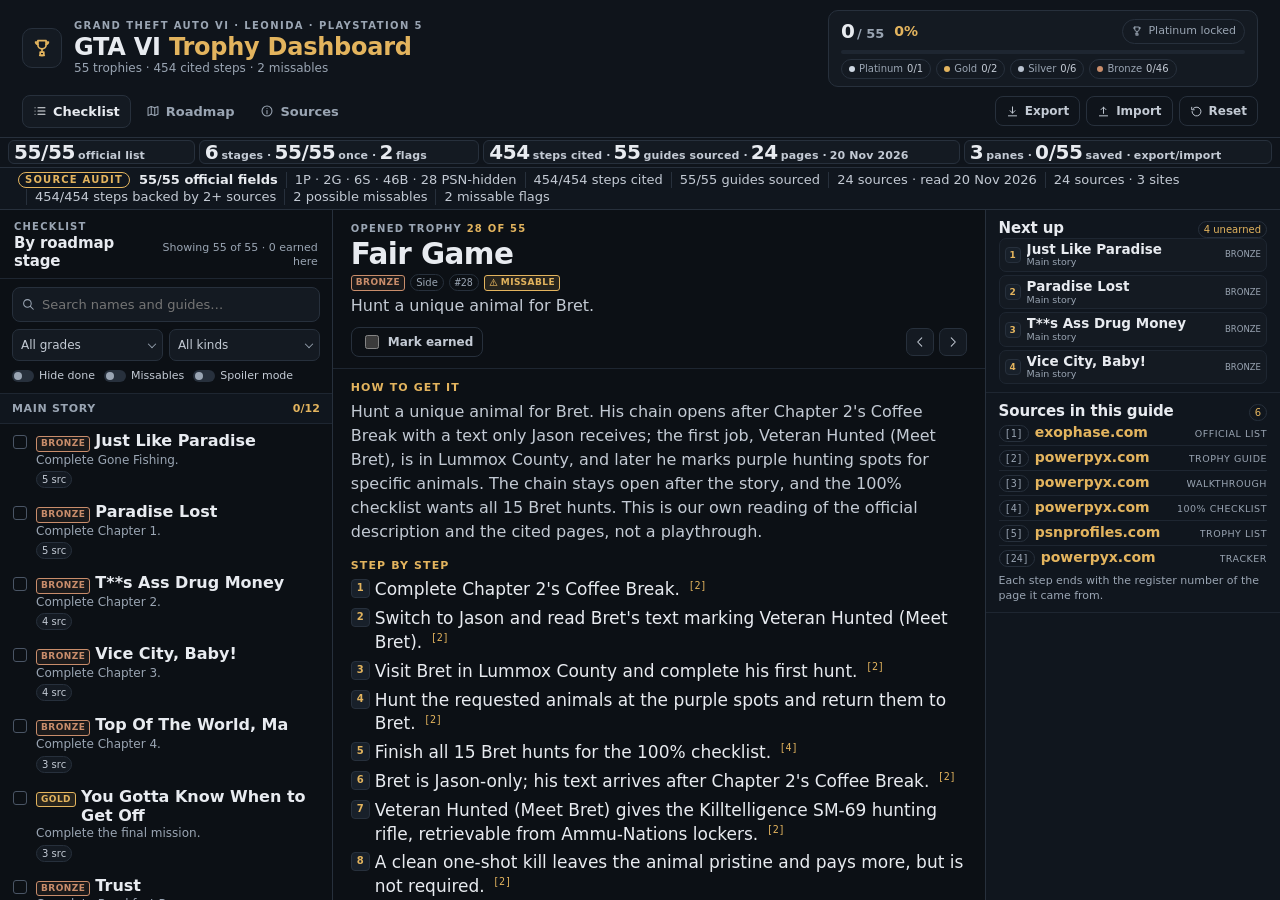
<file: app/index.html>
<!doctype html>
<html lang="en">
<head>
  <meta charset="utf-8">
  <meta name="viewport" content="width=device-width, initial-scale=1">
  <meta name="color-scheme" content="dark">
  <meta name="description" content="An offline GTA VI trophy dashboard: a staged checklist, cited guide steps, missable warnings, next-up queue and source audit for all 55 trophies.">
  <title>GTA VI Trophy Dashboard &mdash; Checklist, Audit &amp; Sources</title>
  <link rel="stylesheet" href="style.css">
</head>
<body>
  <svg class="sprite" aria-hidden="true" focusable="false">
    <symbol id="i-trophy" viewBox="0 0 24 24">
      <path d="M7.5 4h9v4.5a4.5 4.5 0 0 1-9 0V4Z"></path>
      <path d="M7.5 5.5H5A2.5 2.5 0 0 0 7.6 8"></path>
      <path d="M16.5 5.5H19A2.5 2.5 0 0 1 16.4 8"></path>
      <path d="M12 13v3.5"></path>
      <path d="M9.5 20h5"></path>
      <path d="M10 16.5h4V19a1 1 0 0 1-1 1h-2a1 1 0 0 1-1-1v-2.5Z"></path>
    </symbol>
    <symbol id="i-check" viewBox="0 0 24 24"><path d="m5 12.5 4.5 4.5L19 6.5"></path></symbol>
    <symbol id="i-search" viewBox="0 0 24 24"><circle cx="11" cy="11" r="6.5"></circle><path d="m16 16 5 5"></path></symbol>
    <symbol id="i-x" viewBox="0 0 24 24"><path d="m6 6 12 12"></path><path d="M18 6 6 18"></path></symbol>
    <symbol id="i-chevron-right" viewBox="0 0 24 24"><path d="m9 5 7 7-7 7"></path></symbol>
    <symbol id="i-chevron-left" viewBox="0 0 24 24"><path d="m15 5-7 7 7 7"></path></symbol>
    <symbol id="i-warning" viewBox="0 0 24 24"><path d="M12 3.8 21.5 20H2.5L12 3.8Z"></path><path d="M12 9.5v4.5"></path><path d="M12 17.2h.01"></path></symbol>
    <symbol id="i-download" viewBox="0 0 24 24"><path d="M12 3.5v11.5"></path><path d="m7.5 10.5 4.5 4.5 4.5-4.5"></path><path d="M4.5 20h15"></path></symbol>
    <symbol id="i-upload" viewBox="0 0 24 24"><path d="M12 15.5V4"></path><path d="m7.5 8.5 4.5-4.5 4.5 4.5"></path><path d="M4.5 20h15"></path></symbol>
    <symbol id="i-reset" viewBox="0 0 24 24"><path d="M3.8 12a8.2 8.2 0 1 0 2.5-5.9"></path><path d="M3.2 4.2v4.6h4.6"></path></symbol>
    <symbol id="i-map" viewBox="0 0 24 24"><path d="M9 4.2 3.5 6.4v13.4L9 17.6l6 2.2 5.5-2.2V4.2L15 6.4 9 4.2Z"></path><path d="M9 4.2v13.4"></path><path d="M15 6.4v13.4"></path></symbol>
    <symbol id="i-list" viewBox="0 0 24 24"><path d="M8.5 6.5h12"></path><path d="M8.5 12h12"></path><path d="M8.5 17.5h12"></path><path d="M3.5 6.5h.01"></path><path d="M3.5 12h.01"></path><path d="M3.5 17.5h.01"></path></symbol>
    <symbol id="i-lock" viewBox="0 0 24 24"><rect x="4.5" y="10.5" width="15" height="9.5" rx="2"></rect><path d="M8 10.5V8a4 4 0 0 1 8 0v2.5"></path><path d="M12 14.5v2"></path></symbol>
    <symbol id="i-info" viewBox="0 0 24 24"><circle cx="12" cy="12" r="8.5"></circle><path d="M12 11v5.5"></path><path d="M12 7.8h.01"></path></symbol>
    <symbol id="i-spark" viewBox="0 0 24 24"><path d="M12 3.5 13.7 9l5.5 1.7-5.5 1.7L12 18l-1.7-5.6L4.8 10.7 10.3 9 12 3.5Z"></path></symbol>
  </svg>

  <a class="skip-link" href="#main">Skip to the trophy dashboard</a>

  <header class="site-header">
    <div class="header-top">
      <div class="brand">
        <span class="brand-mark" aria-hidden="true"><svg class="icon"><use href="#i-trophy"></use></svg></span>
        <div class="brand-text">
          <p class="kicker">Grand Theft Auto VI &middot; Leonida &middot; PlayStation 5</p>
          <h1>GTA VI <span class="grad">Trophy Dashboard</span></h1>
          <p class="brand-sub" id="brand-sub">Offline checklist &middot; cited steps &middot; missable warnings</p>
        </div>
      </div>

      <section class="progress-card" id="progress-earned-of-55" aria-label="progress card, earned trophies, platinum lock and grade counters">
        <div class="progress-top">
          <p class="progress-count"><span id="earned-count">0</span><span class="progress-total" id="progress-total">/ 55</span></p>
          <span class="percent" id="percent">0%</span>
          <span class="platinum-pill" id="platinum-status">
            <svg class="icon" aria-hidden="true"><use href="#i-trophy"></use></svg>
            <span id="platinum-text">Platinum locked</span>
          </span>
        </div>
        <div class="bar" id="progressbar" role="progressbar" aria-label="Trophies earned" aria-valuemin="0" aria-valuemax="55" aria-valuenow="0" aria-valuetext="0 of 55 trophies earned">
          <span class="bar-fill" id="bar-fill"></span>
        </div>
        <div class="grade-stats" id="progress-grade-counters" role="group" aria-label="grade counters, filter by trophy grade"></div>
      </section>
    </div>    <div class="header-bottom">
      <div class="tabs" id="tabs" role="tablist" aria-label="Views">
        <button class="tab" id="tab-checklist" type="button" role="tab" aria-selected="true" aria-controls="panel-checklist" data-view="checklist">
          <svg class="icon" aria-hidden="true"><use href="#i-list"></use></svg> Checklist
        </button>
        <button class="tab" id="tab-roadmap" type="button" role="tab" aria-selected="false" aria-controls="panel-roadmap" data-view="roadmap" tabindex="-1">
          <svg class="icon" aria-hidden="true"><use href="#i-map"></use></svg> Roadmap
        </button>
        <button class="tab" id="tab-sources" type="button" role="tab" aria-selected="false" aria-controls="panel-sources" data-view="sources" tabindex="-1">
          <svg class="icon" aria-hidden="true"><use href="#i-info"></use></svg> Sources
        </button>
      </div>
      <div class="progress-actions" aria-label="Progress data">
        <button class="btn btn--ghost" id="export-progress-json-backup" type="button" aria-label="export progress as a JSON backup">
          <svg class="icon" aria-hidden="true"><use href="#i-download"></use></svg> Export
        </button>
        <button class="btn btn--ghost" id="import-progress-json-backup" type="button" aria-label="import progress from a JSON backup">
          <svg class="icon" aria-hidden="true"><use href="#i-upload"></use></svg> Import
        </button>
        <input class="sr-only" id="import-file" type="file" accept="application/json,.json" tabindex="-1" aria-hidden="true">
        <button class="btn btn--ghost btn--danger-ghost" id="reset-btn" type="button">
          <svg class="icon" aria-hidden="true"><use href="#i-reset"></use></svg> Reset
        </button>
      </div>
    </div>
  </header>

  <div class="rubric-strip" id="rubric-facts" aria-label="rubric facts computed from the trophy data at run time">
    <p class="rubric-fact" id="rubric-official-list-coverage" aria-label="official list coverage, all 55 trophies with name, description and grade"></p>
    <p class="rubric-fact" id="rubric-roadmap-and-missables" aria-label="roadmap and missables, six stages covering all 55 trophies exactly once with missable flags"></p>
    <p class="rubric-fact" id="rubric-cited-guidance" aria-label="cited guidance, numbered steps cited, guides sourced and register pages with the read date"></p>
    <p class="rubric-fact" id="rubric-offline-tracker" aria-label="offline tracker, three panes, saved progress, export and import"></p>
  </div>

  <div class="audit-ribbon-shell" id="audit-rubric-coverage" aria-label="audit ribbon, coverage of the official list, citations, sources and missables">
    <div class="audit-ribbon" id="audit-strip" aria-label="Source-verification audit">
      <span class="audit-fact audit-fact--lead" id="audit-official-list-coverage" aria-label="coverage check, all 55 official names, descriptions and grades"><span id="audit-official"></span></span>
      <span class="audit-fact" id="audit-grade-and-psn-hidden-counts" aria-label="grade check, platinum, gold, silver and bronze counts plus PSN-hidden flags"><span id="audit-grades"></span></span>
      <span class="audit-fact" id="audit-cited-step-coverage" aria-label="citation check, every numbered step carries a source number"><span id="audit-steps"></span></span>
      <span class="audit-fact" id="audit-sourced-guide-coverage" aria-label="sourcing check, every guide cites a valid register source"><span id="audit-guides"></span></span>
      <span class="audit-fact" id="audit-source-register-read-dates" aria-label="source check, register rows and the date each was read"><span id="audit-sources"></span></span>
      <span class="audit-fact" id="audit-source-register-size-and-sites" aria-label="register breadth check, source rows and the distinct sites they come from"><span id="audit-sites"></span></span>
      <span class="audit-fact" id="audit-multisource-step-coverage" aria-label="backing check, cited steps in guides that cite two or more register sources"><span id="audit-backed-steps"></span></span>
      <span class="audit-fact" id="audit-roadmap-missable-coverage" aria-label="missable check, trophies in the roadmap missable list"><span id="audit-missables"></span></span>
      <span class="audit-fact" id="audit-trophy-missable-flags" aria-label="flag check, trophies marked missable in the trophy list"><span id="audit-flags"></span></span>
    </div>
  </div>

  <main id="main" tabindex="-1">
    <section class="view view--dashboard" id="panel-checklist" role="tabpanel" aria-labelledby="tab-checklist" tabindex="0">
      <h2 class="sr-only">Trophy checklist</h2>

      <div class="dashboard" id="dashboard">
        <aside class="pane pane-list" id="checklist-all-55-trophies-by-stage" aria-label="checklist pane, all 55 official trophies grouped by roadmap stage">
          <div class="pane-head">
            <div>
              <p class="pane-kicker">Checklist</p>
              <h2 class="pane-title" id="checklist-stage-group-headings" aria-label="per-stage group headings, one checklist section per roadmap stage">By roadmap stage</h2>
            </div>
            <p class="pane-meta" id="visible-count" aria-live="polite">Loading the trophy list&hellip;</p>
          </div>

          <div class="toolbar" aria-label="Trophy filters">
            <div class="search-field">
              <svg class="icon" aria-hidden="true"><use href="#i-search"></use></svg>
              <input id="search" type="search" placeholder="Search names and guides&hellip;" aria-label="Search trophies by name and guide" autocomplete="off" spellcheck="false">
              <button class="search-clear" id="search-clear" type="button" aria-label="Clear search" hidden>
                <svg class="icon" aria-hidden="true"><use href="#i-x"></use></svg>
              </button>
            </div>
            <div class="filter-row">
              <span class="select-wrap">
                <label class="sr-only" for="grade-filter">Filter by grade</label>
                <select id="grade-filter">
                  <option value="all">All grades</option>
                  <option value="platinum">Platinum</option>
                  <option value="gold">Gold</option>
                  <option value="silver">Silver</option>
                  <option value="bronze">Bronze</option>
                </select>
              </span>
              <span class="select-wrap">
                <label class="sr-only" for="kind-filter">Filter by kind</label>
                <select id="kind-filter">
                  <option value="all">All kinds</option>
                  <option value="story">Story</option>
                  <option value="side">Side</option>
                  <option value="collectible">Collectible</option>
                  <option value="challenge">Challenge</option>
                  <option value="online">Online</option>
                  <option value="misc">Misc</option>
                </select>
              </span>
            </div>
            <div class="switch-row">
              <label class="switch" title="Hide trophies already earned">
                <input type="checkbox" id="hide-completed" role="switch" aria-label="Hide completed trophies">
                <span class="switch-track" aria-hidden="true"></span>
                <span class="switch-text">Hide done</span>
              </label>
              <label class="switch switch--warn">
                <input type="checkbox" id="missables-only" role="switch">
                <span class="switch-track" aria-hidden="true"></span>
                <span class="switch-text">Missables</span>
              </label>
              <label class="switch switch--spoiler" id="spoiler-conceal-unearned-story" aria-label="spoiler control, hides unearned story trophies until earned or revealed">
                <input type="checkbox" id="spoiler-toggle" role="switch">
                <span class="switch-track" aria-hidden="true"></span>
                <span class="switch-text">Spoiler mode</span>
              </label>
              <button class="btn btn--quiet" id="clear-filters" type="button" hidden>Clear</button>
            </div>
          </div>          <div class="list-scroll" id="list-scroll">
            <div id="trophy-list" aria-label="Trophies grouped by roadmap stage"></div>

            <div class="boot" id="boot"><span class="spinner" aria-hidden="true"></span> Loading the trophy list&hellip;</div>

            <div class="error-card" id="boot-error" hidden>
              <h2>The trophy list could not load</h2>
              <p id="boot-error-text">Something went wrong while reading the guide data.</p>
              <p class="muted">Run <code>node serve.ts</code> from the project folder, then open <code>localhost:8080</code>.</p>
            </div>

            <div class="empty" id="empty-state" hidden>
              <span class="empty-icon" aria-hidden="true"><svg class="icon"><use href="#i-search"></use></svg></span>
              <h2>Nothing here &mdash; yet</h2>
              <p id="empty-text">No trophies match these filters.</p>
              <button class="btn" id="empty-clear" type="button">Clear all filters</button>
            </div>
          </div>
        </aside>

        <section class="pane pane-detail" id="guide-trophy-details" aria-labelledby="detail-title" aria-label="guide pane, opened trophy with official description, cited steps, tips and sources">
          <div class="detail-head">
            <div class="detail-heading">
              <p class="pane-kicker">Opened trophy <span class="detail-position" id="detail-position">1 of 55</span></p>
              <h2 id="detail-title">Trophy</h2>
              <div class="dialog-badges" id="detail-badges"><span class="badge badge--missable" id="missable-window-warning" aria-label="missable window warning, this trophy can be lost if its story window closes" hidden></span></div>
              <p class="detail-desc" id="detail-desc"></p>
            </div>
            <div class="detail-controls">
              <label class="earn-label">
                <input type="checkbox" id="detail-earned">
                <span id="guide-earned-label">Mark earned</span>
              </label>
              <button class="icon-btn" id="detail-close" type="button" aria-label="Re-conceal this spoiler trophy" title="Re-conceal" hidden>
                <svg class="icon" aria-hidden="true"><use href="#i-lock"></use></svg>
              </button>
              <div class="dialog-nav">
                <button class="icon-btn" id="detail-prev" type="button" aria-label="Previous trophy">
                  <svg class="icon" aria-hidden="true"><use href="#i-chevron-left"></use></svg>
                </button>
                <button class="icon-btn" id="detail-next" type="button" aria-label="Next trophy">
                  <svg class="icon" aria-hidden="true"><use href="#i-chevron-right"></use></svg>
                </button>
              </div>
            </div>
          </div>

          <div class="detail-scroll" id="detail-scroll">
            <div class="detail-locked" id="detail-locked" hidden>
              <span class="locked-icon" aria-hidden="true"><svg class="icon"><use href="#i-lock"></use></svg></span>
              <p><strong>Spoiler mode is hiding this one.</strong> Its name, description, guide, steps and source titles stay under wraps until you earn it or reveal it once.</p>
              <button class="btn btn--ghost" id="detail-reveal" type="button">Reveal this trophy</button>
            </div>

            <div class="detail-content" id="detail-content">
              <section class="detail-section">
                <h3>How to get it</h3>
                <p id="detail-guide"></p>
              </section>
              <section class="detail-section" id="guide-cited-steps" aria-label="numbered steps, each carrying its source number">
                <h3>Step by step</h3>
                <ol class="steps-list" id="trophy-steps"></ol>
              </section>
              <section class="detail-section">
                <h3>Tips</h3>
                <ul class="tips-list" id="detail-tips"></ul>
              </section>
            </div>
          </div>
        </section>        <aside class="pane pane-side" id="side-pane" aria-label="Next up and sources for the opened guide">
          <section class="side-section" id="next-up-section" title="First five unearned trophies in roadmap order">
            <div class="side-head">
              <h2 class="pane-title">Next up</h2>
              <span class="side-tag">&mdash;</span>
            </div>
            <ol class="next-list" id="next-up-list"></ol>
          </section>

          <section class="side-section" id="guide-sources-in-this-guide" aria-label="sources in this guide, register rows cited by the opened trophy">
            <div class="side-head">
              <h2 class="pane-title">Sources in this guide</h2>
              <span class="side-tag" id="source-count-tag">&mdash;</span>
            </div>
            <ul class="source-list" id="trophy-sources"></ul>
            <p class="muted small" id="trophy-sources-note">Each step ends with the register number of the page it came from.</p>
          </section>
        </aside>
      </div>
    </section>

    <section class="view" id="panel-roadmap" role="tabpanel" aria-labelledby="tab-roadmap" aria-label="roadmap pane, stages to the platinum" tabindex="0" hidden>
      <h2 class="sr-only">Roadmap</h2>
      <div class="panel-scroll" id="roadmap-stages-to-platinum" aria-label="roadmap stages, one card per route stage"></div>
      <section class="info-card info-card--warn" id="roadmap-missables-list" aria-label="missables list, trophies with a closing story window" hidden></section>
    </section>

    <section class="view" id="panel-sources" role="tabpanel" aria-labelledby="tab-sources" aria-label="sources pane, register rows with read dates" tabindex="0" hidden>
      <h2 class="sr-only">Sources</h2>
      <div class="panel-scroll">
        <div class="sources-head">
          <div>
            <h2 class="roadmap-title">Sources and citations</h2>
            <p class="sr-only">Every page this guide was built from, with its domain, read date and the guides it backs. All counts are computed from the register and trophy list at load time.</p>
          </div>
          <div class="roadmap-summary" id="sources-summary"></div>
        </div>
        <div class="sources-breadth" id="sources-breadth" aria-label="source register breadth, page count, distinct site count and shared read date"></div>
        <ul class="source-list" id="sources-read-with-dates" aria-label="sources read with dates"></ul>
        <p class="roadmap-foot">Every step in this guide carries the number of the source it comes from.</p>
      </div>
    </section>
  </main>  <footer class="site-footer">
    <div class="footer-grid">
      <p class="footer-kicker">Built for the make.fun GTA VI trophy bounty</p>
      <p class="muted">Official names, descriptions and grades come from the trophy register; the guides expand them in our own words. Everything runs offline: no CDN, no web fonts, no tracking and no external requests.</p>
      <p class="muted small">Progress is stored in this browser under one localStorage key &middot; export a JSON backup before clearing site data.</p>
    </div>
  </footer>

  <dialog class="dialog dialog--small" id="reset-dialog" aria-labelledby="reset-title">
    <div class="dialog-body">
      <span class="locked-icon locked-icon--warn" aria-hidden="true"><svg class="icon"><use href="#i-warning"></use></svg></span>
      <h2 id="reset-title">Reset all progress?</h2>
      <p class="detail-desc">This clears every ticked trophy in this browser and cannot be undone. Export a backup first if you want to keep your progress.</p>
    </div>
    <div class="dialog-foot dialog-foot--end">
      <button class="btn btn--ghost" id="reset-cancel" type="button">Cancel</button>
      <button class="btn btn--danger" id="reset-confirm" type="button">Reset progress</button>
    </div>
  </dialog>

  <div class="toast" id="toast" role="status" aria-live="polite"></div>

  <noscript>
    <div class="error-card">
      <h2>JavaScript is required</h2>
      <p>The checklist, filters, spoiler mode and saved progress all run in your browser. Enable JavaScript and reload the page.</p>
    </div>
  </noscript>

  <template id="tpl-icon-check"><svg class="icon" aria-hidden="true"><use href="#i-check"></use></svg></template>
  <template id="tpl-icon-trophy"><svg class="icon" aria-hidden="true"><use href="#i-trophy"></use></svg></template>
  <template id="tpl-icon-warning"><svg class="icon" aria-hidden="true"><use href="#i-warning"></use></svg></template>
  <template id="tpl-icon-lock"><svg class="icon" aria-hidden="true"><use href="#i-lock"></use></svg></template>
  <template id="tpl-icon-spark"><svg class="icon" aria-hidden="true"><use href="#i-spark"></use></svg></template>

  <script type="module" src="app.js"></script>
</body>
</html>
</file>
<file: app/style.css>
/* GTA VI trophy dashboard: a calm three-pane layout built to read at sheet size. */
:root {
  --bg: #0c1015;
  --bg-2: #0f141b;
  --surface: #141a22;
  --surface-2: #10161e;
  --surface-3: #18202a;
  --line: #27303c;
  --line-soft: #1e2631;
  --text: #e8ebf0;
  --text-2: #c3cad4;
  --muted: #9aa5b3;
  --accent: #e3b45e;
  --accent-2: #f0c97e;
  --accent-soft: rgba(227, 180, 94, .12);
  --danger: #cf7a63;
  --shadow: 0 12px 34px rgba(0, 0, 0, .3);
  --radius: 10px;
  --font: "Segoe UI", system-ui, -apple-system, "Helvetica Neue", Arial, sans-serif;
  --mono: "Cascadia Mono", Consolas, monospace;
}

* { box-sizing: border-box; }
[hidden] { display: none !important; }
html { height: 100%; }
body {
  margin: 0;
  min-height: 100%;
  height: 100%;
  display: flex;
  flex-direction: column;
  background: var(--bg);
  color: var(--text);
  font-family: var(--font);
  font-size: 16px;
  line-height: 1.5;
  -webkit-font-smoothing: antialiased;
}
a { color: var(--accent-2); text-decoration: none; }
a:hover { text-decoration: underline; }
button, input, select { font: inherit; }
button { color: inherit; }
.sprite { position: absolute; width: 0; height: 0; overflow: hidden; }
.sr-only {
  position: absolute !important;
  width: 1px; height: 1px;
  padding: 0; margin: -1px;
  overflow: hidden; clip: rect(0 0 0 0);
  white-space: nowrap; border: 0;
}
.icon {
  width: 1em; height: 1em;
  fill: none; stroke: currentColor;
  stroke-width: 1.8; stroke-linecap: round; stroke-linejoin: round;
  flex: none;
}
.skip-link {
  position: absolute; left: 12px; top: -60px; z-index: 50;
  background: var(--accent); color: #1a1206;
  padding: 8px 12px; border-radius: 6px; font-weight: 700;
}
.skip-link:focus { top: 12px; }
.muted { color: var(--muted); }
.small { font-size: 11px; line-height: 1.35; }

.site-header {
  flex: none;
  background: var(--bg-2);
  border-bottom: 1px solid var(--line);
  padding: 10px 22px 0;
}
.header-top {
  display: flex;
  align-items: center;
  gap: 20px;
  flex-wrap: wrap;
}
.brand {
  display: flex;
  align-items: center;
  gap: 12px;
  min-width: 0;
  flex: 1 1 330px;
}
.brand-mark {
  width: 40px; height: 40px;
  border: 1px solid var(--line);
  border-radius: 10px;
  display: grid; place-items: center;
  color: var(--accent);
  background: var(--surface);
  flex: none;
}
.brand-mark .icon { width: 22px; height: 22px; }
.brand-text { min-width: 0; }
.kicker {
  margin: 0;
  font-size: 10px; line-height: 1.2;
  letter-spacing: .14em; text-transform: uppercase;
  color: var(--muted); font-weight: 700;
}
h1 {
  margin: 2px 0 0;
  font-size: 24px; line-height: 1.1;
  letter-spacing: -.01em; font-weight: 800;
}
h1 .grad { color: var(--accent); }
.brand-sub { margin: 1px 0 0; font-size: 12px; line-height: 1.3; color: var(--muted); }.progress-card {
  flex: 0 1 430px;
  min-width: 300px;
  background: var(--surface);
  border: 1px solid var(--line);
  border-radius: var(--radius);
  padding: 8px 12px 7px;
}
.progress-top { display: flex; align-items: center; gap: 10px; }
.progress-count {
  margin: 0;
  font-size: 20px; line-height: 1;
  font-weight: 800;
  font-variant-numeric: tabular-nums;
}
.progress-total { margin-left: 2px; font-size: 13px; color: var(--muted); font-weight: 600; }
.percent { font-size: 14px; font-weight: 800; color: var(--accent); font-variant-numeric: tabular-nums; }
.platinum-pill {
  margin-left: auto;
  display: inline-flex; align-items: center; gap: 5px;
  font-size: 11px; color: var(--muted);
  border: 1px solid var(--line); border-radius: 999px;
  padding: 3px 8px; white-space: nowrap;
}
.platinum-pill.is-earned { color: var(--accent); border-color: var(--accent); background: var(--accent-soft); }
.platinum-pill .icon { width: 12px; height: 12px; }
.bar {
  margin: 6px 0 5px;
  height: 4px;
  background: var(--line-soft);
  border-radius: 999px;
  overflow: hidden;
}
.bar-fill {
  display: block; height: 100%; width: 0;
  background: var(--accent); border-radius: inherit;
  transition: width .2s ease;
}
.grade-stats { display: flex; gap: 5px; flex-wrap: wrap; }
.grade-stat {
  display: inline-flex; align-items: center; gap: 4px;
  border: 1px solid var(--line);
  background: transparent;
  border-radius: 999px;
  padding: 2px 7px;
  font-size: 10px; line-height: 1.4;
  color: var(--muted);
  cursor: pointer;
  text-transform: capitalize;
}
.grade-stat:hover { border-color: var(--accent); color: var(--text); }
.grade-stat[aria-pressed="true"] { border-color: var(--accent); color: var(--accent); background: var(--accent-soft); }
.grade-stat .dot { width: 6px; height: 6px; border-radius: 50%; background: currentColor; }
.grade-stat .count { color: var(--text-2); font-variant-numeric: tabular-nums; }
.grade-stat--platinum .dot { background: #cfd8e3; }
.grade-stat--gold .dot { background: var(--accent); }
.grade-stat--silver .dot { background: #b9c2cf; }
.grade-stat--bronze .dot { background: #c98d6b; }

.header-bottom {
  display: flex; align-items: center; justify-content: space-between;
  gap: 12px; flex-wrap: wrap;
  padding: 8px 0 9px;
}
.tabs { display: flex; gap: 4px; }
.tab {
  display: inline-flex; align-items: center; gap: 6px;
  border: 1px solid transparent;
  background: transparent;
  color: var(--muted);
  border-radius: 8px;
  padding: 6px 10px;
  font-size: 13px; font-weight: 700;
  cursor: pointer;
}
.tab .icon { width: 14px; height: 14px; }
.tab[aria-selected="true"] { color: var(--text); background: var(--surface); border-color: var(--line); }
.tab:hover { color: var(--text); }
.progress-actions { display: flex; gap: 6px; }
.btn {
  display: inline-flex; align-items: center; gap: 6px;
  border: 1px solid var(--line);
  background: var(--surface);
  color: var(--text-2);
  border-radius: 8px;
  padding: 5px 10px;
  font-size: 12px; font-weight: 700;
  cursor: pointer;
}
.btn:hover { border-color: var(--accent); color: var(--text); }
.btn .icon { width: 13px; height: 13px; }
.btn--ghost { background: transparent; }
.btn--quiet { border-color: transparent; color: var(--muted); padding: 4px 6px; }
.btn--danger { background: var(--accent); color: #1b1205; border-color: var(--accent); }
.btn--danger-ghost:hover { color: var(--danger); border-color: var(--danger); }

.rubric-strip {
  flex: none;
  display: grid;
  grid-template-columns: 1fr 1.5fr 2.55fr 1.65fr;
  gap: 4px;
  padding: 2px 8px 3px;
  background: var(--bg-2);
  border-bottom: 1px solid var(--line);
  font-variant-numeric: tabular-nums;
}
.rubric-fact {
  min-width: 0;
  margin: 0;
  display: flex;
  align-items: baseline;
  gap: 3px;
  padding: 1px 5px;
  border: 1px solid var(--line);
  border-radius: 6px;
  background: var(--surface);
  color: var(--text-2);
  line-height: 1;
  white-space: nowrap;
  overflow: hidden;
  text-overflow: ellipsis;
}
.rubric-num {
  flex: none;
  font-size: 20px;
  line-height: 1;
  font-weight: 800;
  letter-spacing: -.02em;
  color: var(--text);
}
.rubric-label {
  font-size: 11px;
  line-height: 1;
  font-weight: 650;
  letter-spacing: .01em;
  color: var(--text-2);
}

.audit-ribbon-shell { display: contents; }
.audit-ribbon {
  flex: none;
  display: flex; align-items: center; flex-wrap: wrap;
  gap: 1px 0;
  padding: 4px 18px;
  background: var(--surface-2);
  border-bottom: 1px solid var(--line);
  font-size: 13px; line-height: 1.2;
  color: var(--text-2);
  font-variant-numeric: tabular-nums;
}
.audit-ribbon::before {
  content: "Source audit";
  font-size: 10px; letter-spacing: .12em; text-transform: uppercase;
  color: var(--accent); font-weight: 800;
  padding: 1px 6px;
  border: 1px solid var(--accent);
  border-radius: 999px;
  margin-right: 9px;
  white-space: nowrap;
}
.audit-fact { white-space: nowrap; color: var(--text-2); }
.audit-fact--lead { color: var(--text); font-weight: 700; }
.audit-fact + .audit-fact { border-left: 1px solid var(--line); margin-left: 8px; padding-left: 8px; }main { flex: 1; min-height: 0; display: flex; flex-direction: column; }
.view {
  flex: 1; min-height: 0;
  display: flex; flex-direction: column;
  overflow: hidden;
}
.dashboard {
  flex: 1; min-height: 0;
  display: grid;
  grid-template-columns: clamp(300px, 26vw, 340px) minmax(0, 1fr) clamp(260px, 23vw, 300px);
  background: var(--bg);
}
.pane { min-width: 0; min-height: 0; display: flex; flex-direction: column; background: var(--bg); }
.pane-list { border-right: 1px solid var(--line); }
.pane-detail { border-right: 1px solid var(--line); }
.pane-side { background: var(--surface-2); }
.pane-head {
  flex: none;
  display: flex; align-items: flex-end; justify-content: space-between;
  gap: 8px;
  padding: 11px 14px 8px;
  border-bottom: 1px solid var(--line-soft);
}
.pane-kicker {
  margin: 0;
  font-size: 10px; line-height: 1.2;
  letter-spacing: .12em; text-transform: uppercase;
  color: var(--muted); font-weight: 800;
}
.pane-title { margin: 1px 0 0; font-size: 15px; line-height: 1.2; font-weight: 750; letter-spacing: -.01em; }
.pane-meta { margin: 0; font-size: 11px; line-height: 1.3; color: var(--muted); text-align: right; }

.toolbar {
  flex: none;
  display: grid; gap: 7px;
  padding: 8px 12px;
  border-bottom: 1px solid var(--line-soft);
}
.search-field { position: relative; display: flex; align-items: center; }
.search-field .icon {
  position: absolute; left: 9px;
  width: 14px; height: 14px;
  color: var(--muted); pointer-events: none;
}
#search {
  width: 100%;
  padding: 7px 28px 7px 29px;
  background: var(--surface);
  border: 1px solid var(--line);
  border-radius: 8px;
  color: var(--text);
  font-size: 13px;
  outline: none;
}
#search:focus { border-color: var(--accent); box-shadow: 0 0 0 2px var(--accent-soft); }
.search-clear {
  position: absolute; right: 4px;
  display: grid; place-items: center;
  width: 24px; height: 24px;
  border: 0; background: transparent; color: var(--muted);
  border-radius: 6px; cursor: pointer;
}
.search-clear:hover { color: var(--text); background: var(--surface-3); }
.search-clear .icon { width: 12px; height: 12px; }
.filter-row { display: grid; grid-template-columns: 1fr 1fr; gap: 6px; }
.select-wrap { position: relative; display: block; min-width: 0; }
select {
  width: 100%;
  appearance: none;
  background: var(--surface);
  border: 1px solid var(--line);
  border-radius: 7px;
  color: var(--text-2);
  padding: 6px 22px 6px 8px;
  font-size: 12px;
  cursor: pointer;
}
.select-wrap::after {
  content: "";
  position: absolute; right: 8px; top: 50%;
  width: 5px; height: 5px;
  border-right: 1px solid var(--muted);
  border-bottom: 1px solid var(--muted);
  transform: translateY(-65%) rotate(45deg);
  pointer-events: none;
}
.switch-row { display: flex; align-items: center; gap: 9px; flex-wrap: wrap; }
.switch {
  display: inline-flex; align-items: center; gap: 5px;
  font-size: 11px; color: var(--text-2);
  cursor: pointer; white-space: nowrap;
}
.switch input { position: absolute; opacity: 0; width: 1px; height: 1px; }
.switch-track {
  width: 22px; height: 12px;
  border-radius: 999px;
  background: var(--line);
  position: relative; flex: none;
  transition: background .15s;
}
.switch-track::after {
  content: "";
  position: absolute; top: 2px; left: 2px;
  width: 8px; height: 8px; border-radius: 50%;
  background: var(--muted);
  transition: transform .15s, background .15s;
}
.switch input:checked + .switch-track { background: var(--accent-soft); }
.switch input:checked + .switch-track::after { transform: translateX(10px); background: var(--accent); }
.switch input:focus-visible + .switch-track { outline: 2px solid var(--accent); outline-offset: 2px; }
.switch--warn input:checked + .switch-track { background: rgba(227, 180, 94, .2); }.list-scroll {
  flex: 1; min-height: 0;
  overflow-y: auto;
  overscroll-behavior: contain;
  scrollbar-width: thin;
  scrollbar-color: var(--line) transparent;
}
.check-group { border-bottom: 1px solid var(--line-soft); }
.check-group-head {
  position: sticky; top: 0; z-index: 2;
  display: flex; align-items: center; justify-content: space-between;
  gap: 8px;
  padding: 7px 12px 6px;
  background: var(--surface-2);
  border-bottom: 1px solid var(--line-soft);
}
.check-group-title {
  margin: 0;
  font-size: 11px; line-height: 1.2;
  letter-spacing: .06em; text-transform: uppercase;
  color: var(--muted); font-weight: 800;
}
.check-group-count {
  font-size: 11px; color: var(--accent);
  font-weight: 800; font-variant-numeric: tabular-nums;
  white-space: nowrap;
}
.check-rows { list-style: none; margin: 0; padding: 0; }
.trophy {
  position: relative;
  display: flex; align-items: flex-start; gap: 7px;
  padding: 7px 10px 7px 9px;
  border-left: 2px solid transparent;
  cursor: pointer;
}
.trophy:hover { background: rgba(255, 255, 255, .025); }
.trophy.is-selected { background: var(--accent-soft); border-left-color: var(--accent); }
.trophy[data-earned="true"] .trophy-name { color: var(--muted); text-decoration: line-through; text-decoration-color: var(--line); }
.trophy[data-locked="true"] .trophy-name { color: var(--text-2); }
.check-wrap {
  position: relative;
  display: grid; place-items: center;
  width: 18px; height: 18px;
  margin-top: 2px;
  flex: none;
  cursor: pointer;
}
.check-wrap input {
  position: absolute; inset: 0;
  width: 100%; height: 100%;
  opacity: 0; cursor: pointer;
}
.check-box {
  width: 14px; height: 14px;
  border: 1px solid #4a5565;
  border-radius: 3px;
  display: grid; place-items: center;
  background: var(--bg);
}
.check-box .icon { width: 10px; height: 10px; color: #1a1205; opacity: 0; stroke-width: 2.6; }
.check-wrap input:checked + .check-box { background: var(--accent); border-color: var(--accent); }
.check-wrap input:checked + .check-box .icon { opacity: 1; }
.check-wrap input:disabled + .check-box { opacity: .35; }
.check-wrap input:focus-visible + .check-box { outline: 2px solid var(--accent); outline-offset: 2px; }
.trophy-main {
  flex: 1; min-width: 0;
  display: block;
  text-align: left;
  background: none; border: 0; padding: 0;
  cursor: pointer; color: inherit;
}
.trophy-top { display: flex; align-items: baseline; gap: 5px; min-width: 0; }
.trophy-name {
  font-size: 16px; line-height: 1.2; font-weight: 650;
  color: var(--text);
  overflow-wrap: anywhere;
}
.trophy-desc {
  display: block;
  margin-top: 1px;
  font-size: 12px; line-height: 1.3;
  color: var(--muted);
  white-space: nowrap; overflow: hidden; text-overflow: ellipsis;
}
.trophy-meta { display: flex; align-items: center; gap: 4px; margin-top: 3px; }
.chip {
  display: inline-flex; align-items: center; gap: 3px;
  border: 1px solid var(--line);
  border-radius: 999px;
  padding: 0 5px;
  font-size: 10px; line-height: 1.5;
  color: var(--muted);
  white-space: nowrap;
}
.chip--src { color: var(--text-2); background: var(--surface); }
.chip--kind { text-transform: capitalize; }
.chip--id { font-family: var(--mono); color: var(--muted); }
.badge {
  display: inline-flex; align-items: center; gap: 3px;
  border: 1px solid currentColor;
  border-radius: 3px;
  padding: 0 4px;
  font-size: 9px; line-height: 1.5;
  font-weight: 800; letter-spacing: .05em;
  text-transform: uppercase;
  white-space: nowrap;
  flex: none;
}
.badge--bronze { color: #c98d6b; background: rgba(201, 141, 107, .08); }
.badge--silver { color: #b9c2cf; background: rgba(185, 194, 207, .07); }
.badge--gold { color: var(--accent); background: var(--accent-soft); }
.badge--platinum { color: #dbe6f2; background: rgba(219, 230, 242, .07); }
.badge--missable { color: var(--accent); background: var(--accent-soft); border-color: var(--accent); }
.badge--earned { color: var(--accent); }
.badge--locked { color: var(--muted); }
.row-missable {
  width: 6px; height: 6px; border-radius: 50%;
  background: var(--accent); flex: none;
  box-shadow: 0 0 0 2px var(--accent-soft);
}
.boot { display: flex; align-items: center; gap: 8px; padding: 14px; color: var(--muted); font-size: 13px; }
.spinner { width: 14px; height: 14px; border: 2px solid var(--line); border-top-color: var(--accent); border-radius: 50%; animation: spin .8s linear infinite; }
@keyframes spin { to { transform: rotate(360deg); } }
.empty, .error-card {
  margin: 14px 12px;
  padding: 14px;
  border: 1px solid var(--line);
  border-radius: var(--radius);
  background: var(--surface);
}
.empty { text-align: center; }
.empty h2, .error-card h2 { margin: 0 0 4px; font-size: 15px; }
.empty p, .error-card p { margin: 0 0 8px; color: var(--muted); font-size: 13px; }
.empty-icon {
  display: inline-grid; place-items: center;
  width: 28px; height: 28px;
  border-radius: 50%; border: 1px solid var(--line);
  color: var(--muted); margin-bottom: 6px;
}.detail-head {
  flex: none;
  padding: 13px 18px 11px;
  border-bottom: 1px solid var(--line-soft);
  background: var(--bg);
}
.detail-heading { display: grid; gap: 4px; }
.detail-position { color: var(--accent); font-variant-numeric: tabular-nums; font-weight: 800; }
#detail-title {
  margin: 0;
  font-size: clamp(26px, 2.3vw, 32px);
  line-height: 1.08;
  letter-spacing: -.02em;
  font-weight: 800;
  overflow-wrap: anywhere;
}
.dialog-badges { display: flex; flex-wrap: wrap; align-items: center; gap: 5px; }
.detail-desc { margin: 0; font-size: 16px; line-height: 1.4; color: var(--text-2); max-width: 78ch; }
.detail-controls { display: flex; align-items: center; gap: 10px; margin-top: 9px; flex-wrap: wrap; }
.earn-label {
  display: inline-flex; align-items: center; gap: 6px;
  font-size: 12px; font-weight: 700;
  color: var(--text-2);
  border: 1px solid var(--line);
  border-radius: 8px;
  padding: 4px 9px;
  cursor: pointer;
}
.earn-label input { width: 14px; height: 14px; accent-color: var(--accent); }
.earn-label:has(input:checked) { border-color: var(--accent); color: var(--accent); background: var(--accent-soft); }
.dialog-nav { margin-left: auto; display: flex; gap: 5px; }
.icon-btn {
  display: grid; place-items: center;
  width: 28px; height: 28px;
  border: 1px solid var(--line);
  background: var(--surface);
  color: var(--text-2);
  border-radius: 7px;
  cursor: pointer;
}
.icon-btn:hover:not(:disabled) { border-color: var(--accent); color: var(--accent); }
.icon-btn:disabled { opacity: .35; cursor: default; }
.icon-btn .icon { width: 14px; height: 14px; }
.detail-scroll {
  flex: 1; min-height: 0;
  overflow-y: auto;
  overscroll-behavior: contain;
  padding: 12px 18px 20px;
  scrollbar-width: thin;
  scrollbar-color: var(--line) transparent;
}
.detail-section { margin: 0 0 15px; }
.detail-section h3 {
  margin: 0 0 5px;
  font-size: 11px; line-height: 1.3;
  letter-spacing: .1em; text-transform: uppercase;
  color: var(--accent); font-weight: 800;
}
#detail-guide {
  margin: 0;
  font-size: 16px; line-height: 1.5;
  color: var(--text-2);
  max-width: 78ch;
}
.steps-list {
  margin: 0; padding: 0;
  list-style: none;
  counter-reset: step;
  display: grid; gap: 5px;
  max-width: 80ch;
}
.steps-list li {
  counter-increment: step;
  position: relative;
  padding-left: 24px;
  font-size: 17px; line-height: 1.4;
  color: var(--text);
}
.steps-list li::before {
  content: counter(step);
  position: absolute; left: 0; top: 1px;
  width: 17px; height: 17px;
  border-radius: 4px;
  background: var(--surface-3);
  border: 1px solid var(--line);
  color: var(--accent);
  font-size: 10px; line-height: 15px;
  text-align: center; font-weight: 800;
  font-variant-numeric: tabular-nums;
}
.step-src {
  margin-left: 3px;
  font-size: 10px; line-height: 1;
  color: var(--accent);
  font-family: var(--mono);
  vertical-align: super;
  cursor: help;
}
.tips-list {
  margin: 0; padding-left: 16px;
  color: var(--text-2);
  font-size: 16px; line-height: 1.45;
  max-width: 78ch;
}
.tips-list li + li { margin-top: 2px; }
.detail-locked { display: grid; place-items: start; gap: 8px; padding: 12px 0 4px; max-width: 70ch; }
.detail-locked p { margin: 0; font-size: 16px; color: var(--text-2); }
.locked-icon {
  display: grid; place-items: center;
  width: 32px; height: 32px;
  border-radius: 9px;
  border: 1px solid var(--line);
  background: var(--surface);
  color: var(--accent);
}
.locked-icon .icon { width: 17px; height: 17px; }
.locked-icon--warn { color: var(--accent); }.pane-side {
  overflow-y: auto;
  padding: 0 0 14px;
  scrollbar-width: thin;
  scrollbar-color: var(--line) transparent;
}
.side-section { padding: 8px 13px; border-bottom: 1px solid var(--line-soft); }
.side-head { display: flex; align-items: baseline; justify-content: space-between; gap: 6px; }
.side-tag {
  font-size: 10px; color: var(--accent);
  border: 1px solid var(--line);
  border-radius: 999px;
  padding: 0 5px;
  white-space: nowrap;
  font-variant-numeric: tabular-nums;
}
.side-note { margin: 2px 0 7px; font-size: 11px; line-height: 1.3; color: var(--muted); }
.next-list { list-style: none; margin: 0; padding: 0; display: grid; gap: 3px; }
.next-item {
  width: 100%;
  display: flex; align-items: center; gap: 6px;
  text-align: left;
  border: 1px solid var(--line-soft);
  background: var(--surface);
  border-radius: 7px;
  padding: 3px 5px;
  cursor: pointer;
  color: var(--text);
}
.next-item:hover { border-color: var(--accent); }
.next-rank {
  width: 16px; height: 16px;
  border-radius: 4px;
  background: var(--surface-3);
  border: 1px solid var(--line);
  color: var(--accent);
  font-size: 9px; line-height: 14px;
  text-align: center; font-weight: 800;
  flex: none;
}
.next-body { min-width: 0; flex: 1; display: grid; }
.next-name {
  font-size: 13.5px; line-height: 1.15;
  font-weight: 650;
  white-space: nowrap; overflow: hidden; text-overflow: ellipsis;
}
.next-stage {
  font-size: 9.5px; line-height: 1.15;
  color: var(--muted);
  white-space: nowrap; overflow: hidden; text-overflow: ellipsis;
}
.next-grade { font-size: 8.5px; text-transform: uppercase; color: var(--muted); flex: none; }
.source-list { list-style: none; margin: 0; padding: 0; display: grid; gap: 0; }
.source-row, .trophy-source {
  display: grid; gap: 2px;
  padding: 6px 0;
  border-bottom: 1px solid var(--line-soft);
  list-style: none;
  min-width: 0;
}
.source-row:last-child, .trophy-source:last-child { border-bottom: 0; }
.source-row-top, .trophy-source-top { display: flex; gap: 5px; min-width: 0; align-items: baseline; }
.source-row strong, .trophy-source strong {
  font-size: 12.5px; line-height: 1.3; font-weight: 650;
  color: var(--text-2);
  overflow-wrap: anywhere;
}
.source-row a, .trophy-source a {
  font-size: 10.5px; line-height: 1.3;
  color: var(--muted);
  overflow-wrap: anywhere;
}
.trophy-source {
  display: flex; align-items: baseline; gap: 6px;
  padding: 3px 0;
  white-space: nowrap;
}
.trophy-source .chip--id { flex: none; }
.trophy-source .source-domain {
  font-size: 14px; line-height: 1.25;
  color: var(--accent);
  font-weight: 700;
  flex: none;
  white-space: nowrap;
}
.trophy-source .source-kind {
  min-width: 0;
  margin-left: auto;
  overflow: hidden;
  text-overflow: ellipsis;
  font-size: 9.5px; line-height: 1.25;
  letter-spacing: .055em;
  text-transform: uppercase;
  color: var(--muted);
}
.trophy-source--note {
  display: block;
  white-space: normal;
  font-size: 12px;
  line-height: 1.35;
}
.source-title-ref { display: none; }
.source-meta { font-size: 10px; line-height: 1.3; color: var(--muted); }
#trophy-sources-note { margin: 4px 0 0; }

.panel-scroll {
  flex: 1; min-height: 0;
  overflow-y: auto;
  padding: 16px 22px 22px;
  scrollbar-width: thin;
  scrollbar-color: var(--line) transparent;
}
.roadmap-head, .sources-head {
  display: flex; align-items: flex-end; justify-content: space-between;
  gap: 16px; flex-wrap: wrap;
  margin-bottom: 7px;
}
.roadmap-title { margin: 0; font-size: 22px; line-height: 1.2; font-weight: 800; }
.roadmap-sub { margin: 3px 0 0; font-size: 14px; line-height: 1.45; color: var(--muted); max-width: 78ch; }
.roadmap-summary { display: flex; gap: 5px; flex-wrap: wrap; }
.summary-pill {
  border: 1px solid var(--line);
  background: var(--surface);
  border-radius: 999px;
  padding: 2px 8px;
  font-size: 10px; color: var(--muted);
}
.summary-pill strong { color: var(--accent); }
.stages {
  list-style: none; margin: 0; padding: 0;
  display: grid;
  grid-template-columns: repeat(2, minmax(0, 1fr));
  gap: 9px;
}
.stage {
  border: 1px solid var(--line);
  background: var(--surface-2);
  border-radius: var(--radius);
  padding: 9px 11px;
  min-width: 0;
}
.stage-head { display: flex; align-items: center; gap: 7px; }
.stage-num {
  font-size: 9px; text-transform: uppercase;
  letter-spacing: .08em;
  color: var(--accent);
  border: 1px solid var(--line);
  border-radius: 999px;
  padding: 1px 6px;
  white-space: nowrap;
}
.stage-title { margin: 0; font-size: 14px; line-height: 1.2; font-weight: 750; }
.stage-progress {
  margin-left: auto;
  font-size: 10px; color: var(--text-2);
  display: flex; align-items: center; gap: 5px;
  white-space: nowrap;
}
.mini-bar { width: 42px; height: 4px; border-radius: 999px; background: var(--line); overflow: hidden; }
.mini-bar span { display: block; height: 100%; background: var(--accent); }
.stage-why { margin: 4px 0 6px; font-size: 11.5px; line-height: 1.35; color: var(--muted); max-width: 80ch; }
.chips { display: flex; flex-wrap: wrap; gap: 3px; }
.tchip {
  display: inline-flex; align-items: center; gap: 3px;
  border: 1px solid var(--line);
  background: var(--surface);
  color: var(--text-2);
  border-radius: 999px;
  padding: 1px 6px;
  font-size: 11px; line-height: 1.45;
  cursor: pointer;
}
.tchip:hover { border-color: var(--accent); color: var(--text); }
.tchip[data-earned="true"] { color: var(--muted); text-decoration: line-through; }
.tchip[data-hidden="true"] { color: var(--muted); font-style: italic; }
.tchip .dot { width: 5px; height: 5px; border-radius: 50%; flex: none; }
.tchip[data-grade="bronze"] .dot { background: #c98d6b; }
.tchip[data-grade="silver"] .dot { background: #b9c2cf; }
.tchip[data-grade="gold"] .dot { background: var(--accent); }
.tchip[data-grade="platinum"] .dot { background: #dbe6f2; }
.tchip .chip-lock { display: none; width: 10px; height: 10px; }
.tchip[data-hidden="true"] .chip-lock { display: inline-block; }
.tchip .check { display: none; width: 10px; height: 10px; }
.tchip[data-earned="true"] .check { display: inline-block; }.info-card {
  border: 1px solid var(--line);
  background: var(--surface-2);
  border-radius: var(--radius);
  padding: 10px 12px;
  margin-top: 10px;
}
.info-card h3 { margin: 0 0 4px; font-size: 13px; display: flex; align-items: center; gap: 5px; }
.info-card p { margin: 0 0 6px; font-size: 12px; color: var(--muted); max-width: 80ch; }
.info-card--warn { border-color: rgba(227, 180, 94, .4); }
.notes-list { margin: 0; padding-left: 16px; font-size: 12px; color: var(--muted); }
.notes-list li + li { margin-top: 2px; }
.roadmap-foot { margin: 10px 0 0; font-size: 11px; color: var(--muted); }
.sources-breadth {
  display: grid;
  grid-template-columns: repeat(3, minmax(0, 1fr));
  gap: 8px;
  margin: 8px 0 10px;
}
.sources-stat {
  min-width: 0;
  padding: 7px 10px 8px;
  border: 1px solid var(--line);
  background: var(--surface-2);
  border-radius: var(--radius);
}
.sources-stat-value {
  display: block;
  font-size: 34px; line-height: 1.05; font-weight: 800;
  color: var(--accent);
  letter-spacing: -.02em;
  white-space: nowrap;
}
.sources-stat-label {
  display: block;
  margin-top: 3px;
  font-size: 12.5px; line-height: 1.2; font-weight: 650;
  color: var(--text-2);
  white-space: nowrap; overflow: hidden; text-overflow: ellipsis;
}
#sources-read-with-dates {
  max-width: none;
  display: grid;
  grid-template-columns: minmax(0, 1fr);
  gap: 0;
  border: 1px solid var(--line);
  border-radius: var(--radius);
  background: var(--surface-2);
  overflow: hidden;
}
.source-row--register { padding: 3px 10px; border-bottom: 1px solid var(--line-soft); }
.source-row--register .source-row-top { align-items: center; gap: 7px; }
.source-row--register .source-register-title {
  font-size: 15px; line-height: 1.25; font-weight: 650;
  color: var(--text);
  overflow-wrap: anywhere;
}
.source-row--register .source-meta {
  display: flex; align-items: baseline; flex-wrap: wrap; gap: 0 5px;
  font-size: 11.5px; line-height: 1.2; color: var(--muted);
}
.source-row--register .source-meta a { font-size: 11.5px; line-height: 1.2; color: var(--accent); font-weight: 650; }
@media (min-width: 900px) {
  #sources-read-with-dates { grid-template-columns: repeat(2, minmax(0, 1fr)); column-gap: 16px; }
}
.sources-head .roadmap-sub { font-size: 12.5px; max-width: none; }
.sources-head .roadmap-title { font-size: 20px; }
.sources-head + * { margin-top: 0; }
#panel-sources .panel-scroll { padding-top: 10px; }

.site-footer {
  display: none;
  flex: none;
  border-top: 1px solid var(--line);
  background: var(--bg-2);
  padding: 12px 18px;
}
.footer-grid { display: grid; gap: 5px; }
.footer-kicker { margin: 0; font-size: 11px; font-weight: 800; color: var(--accent); text-transform: uppercase; letter-spacing: .08em; }
.site-footer p { margin: 0; font-size: 11px; line-height: 1.4; }

.dialog {
  border: 1px solid var(--line);
  background: var(--surface);
  color: var(--text);
  border-radius: 12px;
  padding: 0;
  width: min(460px, calc(100vw - 32px));
  box-shadow: var(--shadow);
}
.dialog::backdrop { background: rgba(0, 0, 0, .65); }
.dialog-body { padding: 16px 18px 10px; display: grid; gap: 6px; }
.dialog-body h2 { margin: 0; font-size: 20px; }
.dialog-foot { display: flex; gap: 8px; justify-content: flex-start; padding: 10px 18px 16px; }
.dialog-foot--end { justify-content: flex-end; }
.toast {
  position: fixed; left: 50%; bottom: 18px;
  transform: translate(-50%, 12px);
  background: var(--surface-3);
  color: var(--text);
  border: 1px solid var(--accent);
  border-radius: 8px;
  padding: 7px 12px;
  font-size: 13px;
  opacity: 0; pointer-events: none;
  transition: opacity .18s, transform .18s;
  z-index: 60;
}
.toast.is-visible { opacity: 1; transform: translate(-50%, 0); }

@media (min-width: 1000px) {
  body { overflow: hidden; }
}
@media (max-width: 1199px) {
  .audit-fact { white-space: normal; }
}
@media (max-width: 999px) {
  html, body { height: auto; }
  body { display: block; min-height: 100vh; overflow: visible; }
  .site-header { padding: 10px 14px 0; }
  .header-top { gap: 10px; }
  .brand { flex: 1 1 100%; }
  .progress-card { flex: 1 1 100%; min-width: 0; }
  .rubric-strip { grid-template-columns: repeat(2, minmax(0, 1fr)); padding: 3px 14px 4px; }
  .audit-ribbon { padding: 7px 14px; }
  .audit-ribbon::before { flex-basis: 100%; width: max-content; margin: 0 0 3px; }
  .audit-fact { white-space: normal; }
  main { display: block; }
  .view { display: block; overflow: visible; }
  .dashboard { display: flex; flex-direction: column; height: auto; }
  .pane { display: block; overflow: visible; border-right: 0; border-bottom: 1px solid var(--line); }
  .pane-list, .pane-detail { border-right: 0; }
  .pane-side { overflow: visible; }
  .list-scroll, .detail-scroll { overflow: visible; max-height: none; }
  .check-group-head { position: static; }
  .panel-scroll { height: auto; overflow: visible; padding: 14px; }
  .stages { grid-template-columns: 1fr; }
  .site-footer { display: block; }
  .detail-head, .detail-scroll { padding-left: 14px; padding-right: 14px; }
  .pane-head, .toolbar { padding-left: 12px; padding-right: 12px; }
  .detail-controls { gap: 8px; }
  .dialog-nav { margin-left: 0; }
}
</file>
